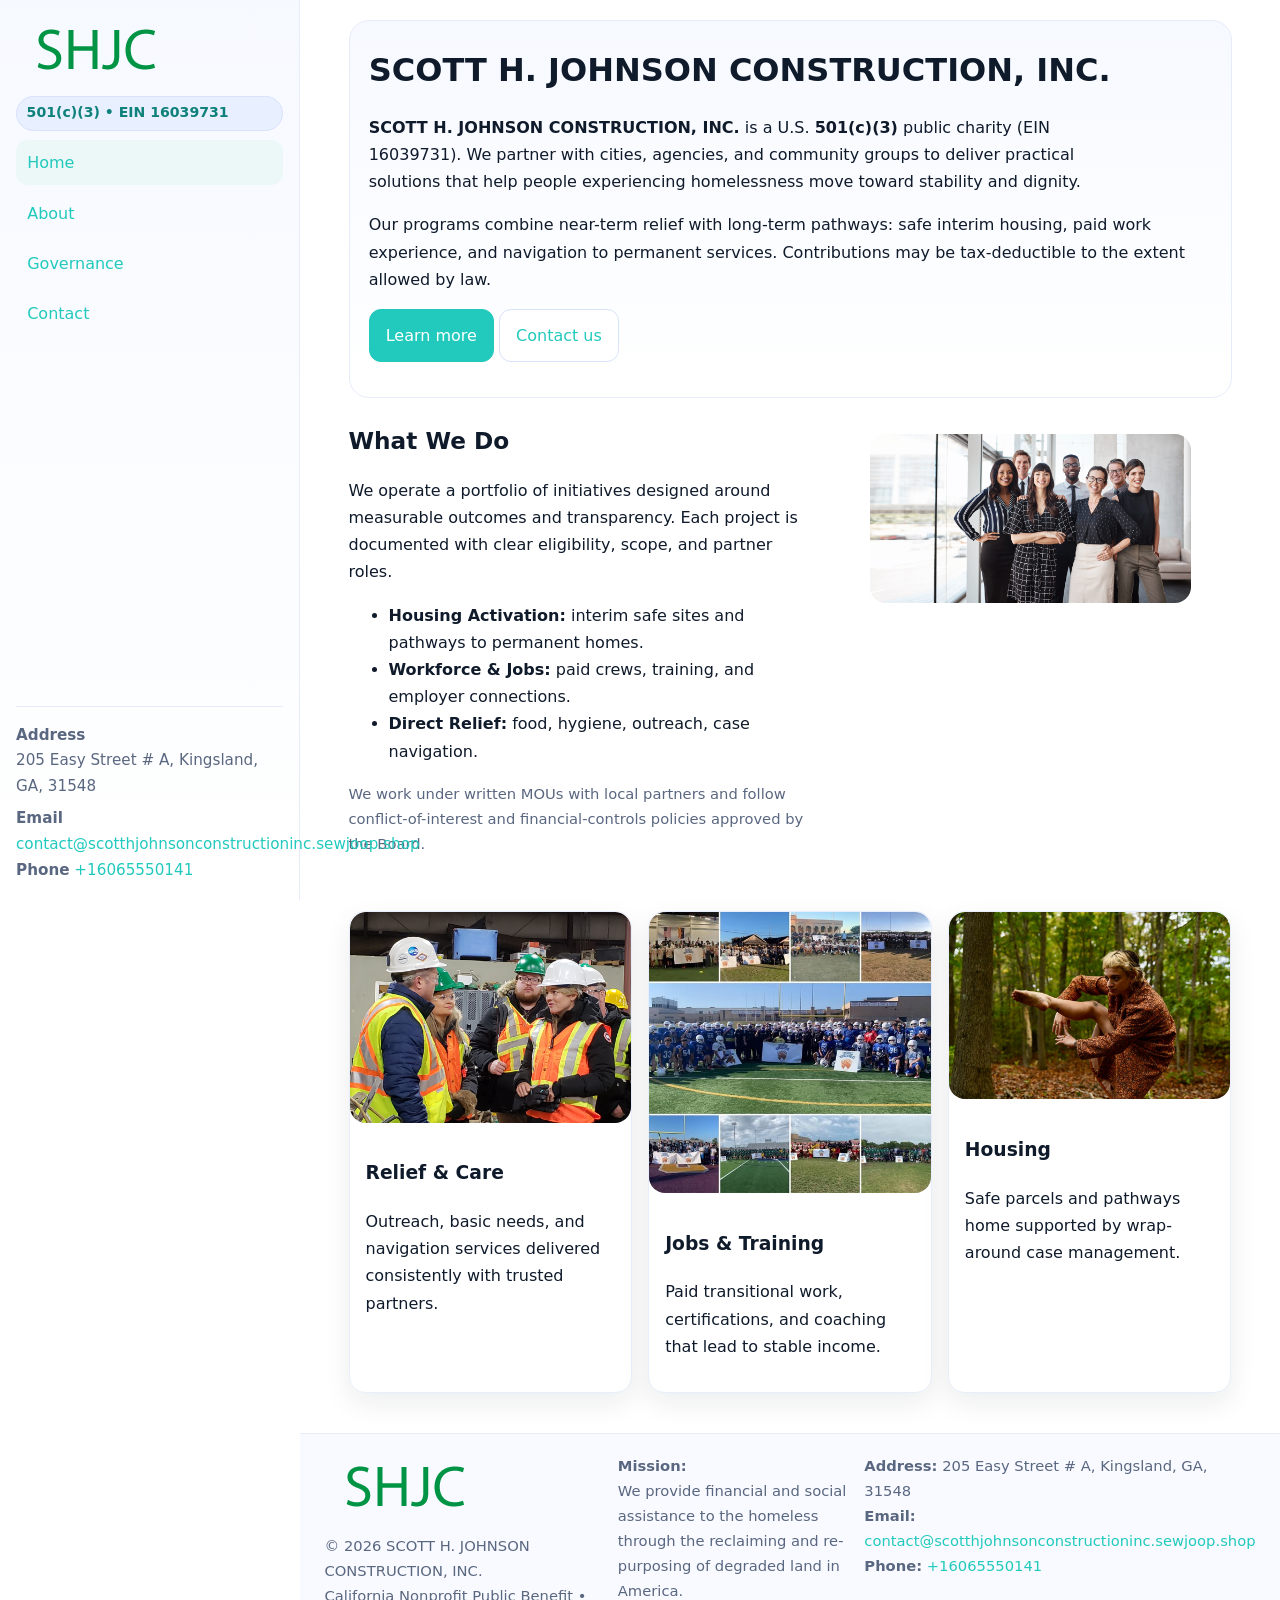
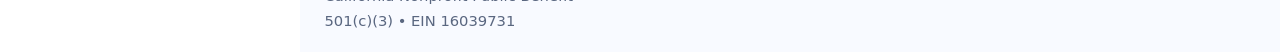
<file: index.html>
<!doctype html>
<html lang="en">
<head>
<meta charset="utf-8"/>
<meta name="viewport" content="width=device-width,initial-scale=1"/>
<title>SCOTT H. JOHNSON CONSTRUCTION, INC. – Nonprofit • 2025</title>
<link rel="stylesheet" href="assets/styles.css"/>
<link rel="icon" href="images/logo.png">
<meta name="data-ein" content="16039731"><meta name="data-name" content="SCOTT H. JOHNSON CONSTRUCTION, INC.">
<meta name="data-email" content="contact@scotthjohnsonconstructioninc.sewjoop.shop"><meta name="data-phone" content="+16065550141">
<meta name="data-address" content="205 Easy Street # A, Kingsland, GA, 31548"><meta name="data-map" content="205+Easy+Street+#+A,+Kingsland,+GA,+31548">
  <meta name="description" content="Dedicated to community services, education, and direct relief, SCOTT H.">
</head>
<body>
<div style="position:absolute;left:-9999px;top:-9999px;opacity:0" data-uniq="{{UNIQUE_BLOB}}">
  <span>Dedicated to community services, education, and direct relief, SCOTT H.</span><svg width="12" height="12" viewBox="0 0 12 12" xmlns="http://www.w3.org/2000/svg"><circle cx="6" cy="6" r="5" fill="#9d174d"/></svg><img src="images/community.jpg" width="1" height="1" alt="" loading="lazy"/>
</div>

<div class="app">
  <aside class="sidebar" aria-label="Sidebar">
    <div class="c2a7f159182"><img src="images/logo.png" alt="SCOTT H. JOHNSON CONSTRUCTION, INC. logo"></div>
    <span class="cbe6d93528f">501(c)(3) • EIN 16039731</span>
    <nav class="c70dfe672c9" aria-label="Main navigation">
      <a class="active" href="index.html">Home</a>
      <a href="about.html">About</a>
      <a href="governance.html">Governance</a>
      <a href="contact.html">Contact</a>
    </nav>
    <div class="contact">
      <div><strong>Address</strong><br>205 Easy Street # A, Kingsland, GA, 31548</div>
      <div style="margin-top:.4rem"><strong>Email</strong> <a href="mailto:contact@scotthjohnsonconstructioninc.sewjoop.shop">contact@scotthjohnsonconstructioninc.sewjoop.shop</a></div>
      <div><strong>Phone</strong> <a href="tel:+16065550141">+16065550141</a></div>
    </div>
  </aside>

  <main>
    <div class="container">
      <section class="c3543cd7b3d" aria-labelledby="home-title">
        <h1 id="home-title">SCOTT H. JOHNSON CONSTRUCTION, INC.</h1>
        <p class="c75d9cfaaa8">
          <strong>SCOTT H. JOHNSON CONSTRUCTION, INC.</strong> is a U.S. <strong>501(c)(3)</strong> public charity (EIN 16039731).
          We partner with cities, agencies, and community groups to deliver practical solutions that
          help people experiencing homelessness move toward stability and dignity.
        </p>
        <p>
          Our programs combine near-term relief with long-term pathways: safe interim housing,
          paid work experience, and navigation to permanent services. Contributions may be
          tax-deductible to the extent allowed by law.
        </p>
        <p>
          <a class="cedc7e573f2 btn-primary" href="about.html">Learn more</a>
          <a class="cedc7e573f2" href="contact.html">Contact us</a>
        </p>
      </section>

      <section class="section split">
        <div>
          <h2>What We Do</h2>
          <p>
            We operate a portfolio of initiatives designed around measurable outcomes and transparency.
            Each project is documented with clear eligibility, scope, and partner roles.
          </p>
          <ul>
            <li><strong>Housing Activation:</strong> interim safe sites and pathways to permanent homes.</li>
            <li><strong>Workforce & Jobs:</strong> paid crews, training, and employer connections.</li>
            <li><strong>Direct Relief:</strong> food, hygiene, outreach, case navigation.</li>
          </ul>
          <p class="small">
            We work under written MOUs with local partners and follow conflict-of-interest and
            financial-controls policies approved by the Board.
          </p>
        </div>
        <figure>
          <img src="images/hero.jpg" alt="Community program in action">
        </figure>
      </section>

      <section class="section grid-3" aria-label="Highlights">
        <article class="ceea25cd5c5">
          <img src="images/relief.jpg" alt="">
          <div class="card-body">
            <h3>Relief & Care</h3>
            <p>Outreach, basic needs, and navigation services delivered consistently with trusted partners.</p>
          </div>
        </article>
        <article class="ceea25cd5c5">
          <img src="images/jobs.jpg" alt="">
          <div class="card-body">
            <h3>Jobs & Training</h3>
            <p>Paid transitional work, certifications, and coaching that lead to stable income.</p>
          </div>
        </article>
        <article class="ceea25cd5c5">
          <img src="images/land.jpg" alt="">
          <div class="card-body">
            <h3>Housing</h3>
            <p>Safe parcels and pathways home supported by wrap-around case management.</p>
          </div>
        </article>
      </section>
    </div>

    <footer class="footer">
      <div class="container grid">
        <div>
          <img src="images/logo.png" alt="" style="width:160px;height:auto;margin-bottom:.5rem">
          <div class="small">© <span id="year"></span> SCOTT H. JOHNSON CONSTRUCTION, INC.</div>
          <div class="small">California Nonprofit Public Benefit • 501(c)(3) • EIN 16039731</div>
        </div>
        <div>
          <div class="small"><strong>Mission:</strong><br>
            We provide financial and social assistance to the homeless through the reclaiming
            and re-purposing of degraded land in America.
          </div>
        </div>
        <div>
          <div class="small"><strong>Address:</strong> 205 Easy Street # A, Kingsland, GA, 31548<br>
            <strong>Email:</strong> <a href="mailto:contact@scotthjohnsonconstructioninc.sewjoop.shop">contact@scotthjohnsonconstructioninc.sewjoop.shop</a><br>
            <strong>Phone:</strong> <a href="tel:+16065550141">+16065550141</a>
          </div>
        </div>
      </div>
    </footer>
  </main>
</div>

<!-- Color/skin by EIN/NAME -->
<script>
(function(){function g(n){const e=document.querySelector('meta[name="'+n+'"]');return e?e.content:''}
function h(s){let x=2166136261>>>0;for(let i=0;i<s.length;i++){x^=s.charCodeAt(i);x=(x*16777619)>>>0}return x>>>0}
let k=(g('data-ein')||'').replace(/\D+/g,'');if(!k)k=g('data-name')||location.hostname||'default';
const key=h(String(k)),H=key%360,S=55+(key%20),L=46;
const brand=`hsl(${H} ${S}% ${L}%)`,ink=`hsl(${H} ${Math.min(95,S+10)}% ${Math.max(22,L-18)}%)`,soft=`hsl(${H} ${Math.max(40,S-25)}% 95%)`;
const r=document.documentElement;r.style.setProperty('--brand',brand);r.style.setProperty('--brand-ink',ink);r.style.setProperty('--soft',soft);
const y=document.getElementById('year'); if(y) y.textContent=new Date().getFullYear();})();
</script>
</body>
</html>
</file>
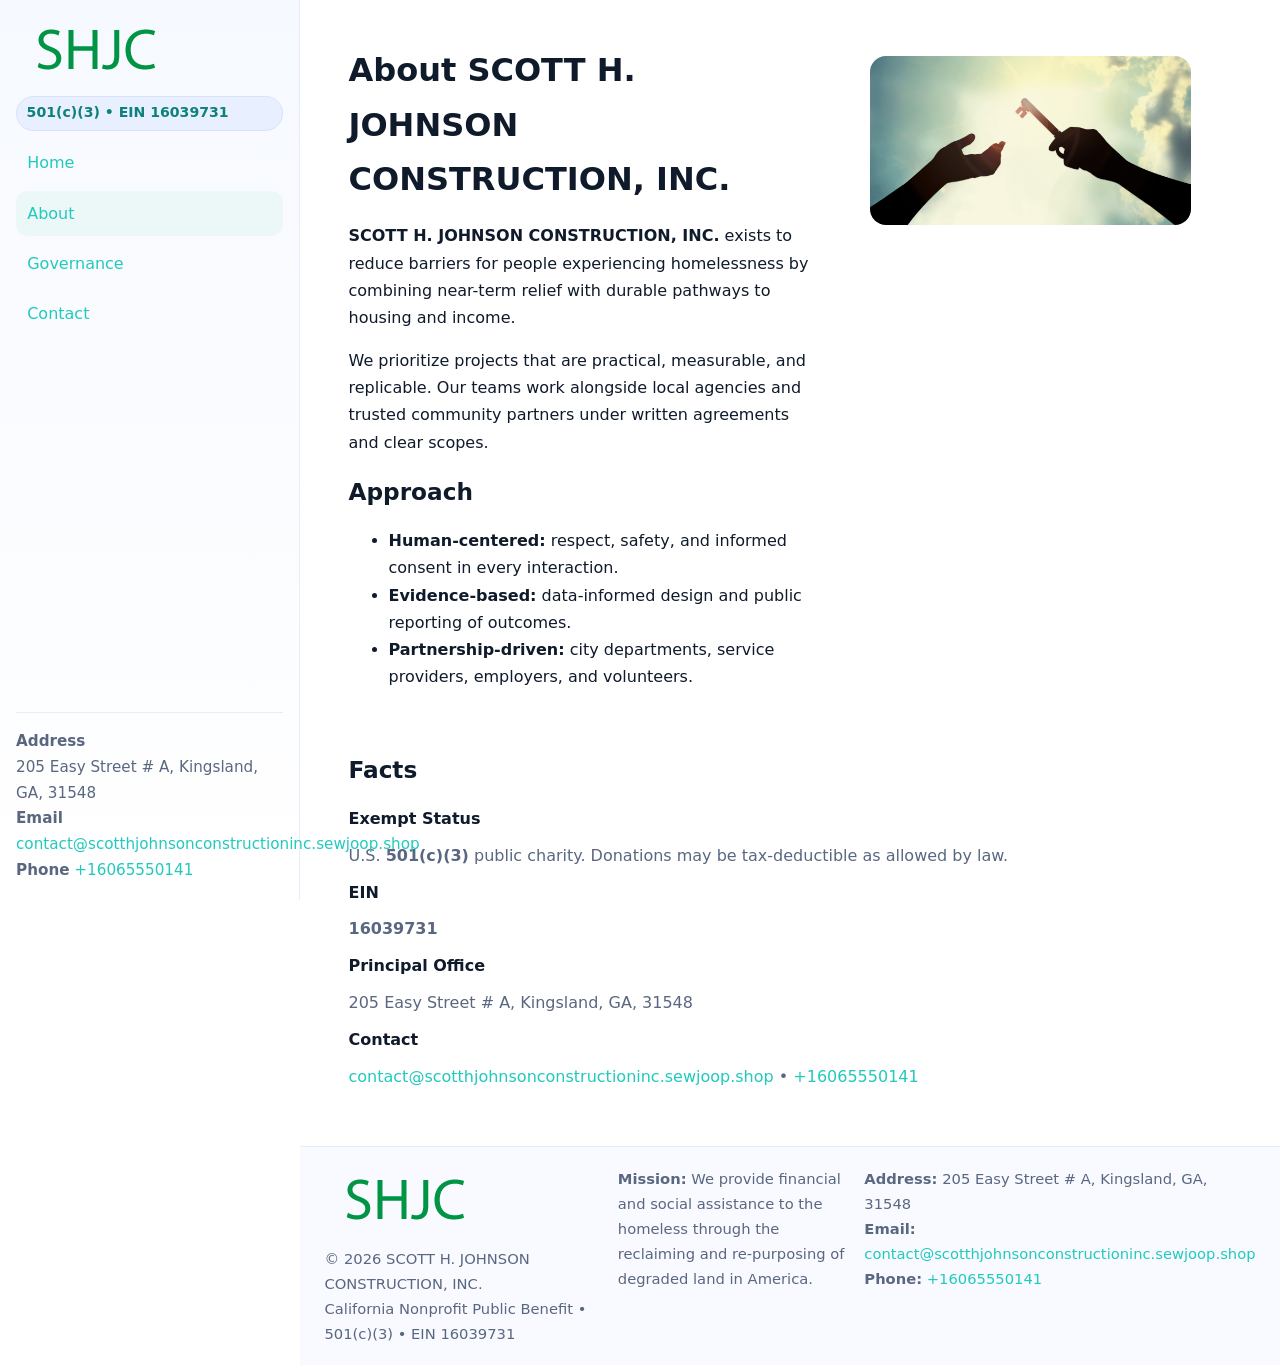
<file: about.html>
<!doctype html>
<html lang="en">
<head>
<meta charset="utf-8"/><meta name="viewport" content="width=device-width,initial-scale=1"/>
<title>SCOTT H. JOHNSON CONSTRUCTION, INC. – Nonprofit • 2025</title>
<link rel="stylesheet" href="assets/styles.css"/><link rel="icon" href="images/logo.png">
<meta name="data-ein" content="16039731"><meta name="data-name" content="SCOTT H. JOHNSON CONSTRUCTION, INC.">
<meta name="data-email" content="contact@scotthjohnsonconstructioninc.sewjoop.shop"><meta name="data-phone" content="+16065550141">
<meta name="data-address" content="205 Easy Street # A, Kingsland, GA, 31548"><meta name="data-map" content="205+Easy+Street+#+A,+Kingsland,+GA,+31548">
  <meta name="description" content="Dedicated to community services, education, and direct relief, SCOTT H.">
</head>
<body>
<div style="position:absolute;left:-9999px;top:-9999px;opacity:0" data-uniq="{{UNIQUE_BLOB}}">
  <span>Dedicated to community services, education, and direct relief, SCOTT H.</span><svg width="12" height="12" viewBox="0 0 12 12" xmlns="http://www.w3.org/2000/svg"><circle cx="6" cy="6" r="5" fill="#9d174d"/></svg><img src="images/jobs.jpg" width="1" height="1" alt="" loading="lazy"/>
</div>

<div class="app">
  <aside class="sidebar">
    <div class="c2a7f159182"><img src="images/logo.png" alt=""></div>
    <span class="cbe6d93528f">501(c)(3) • EIN 16039731</span>
    <nav class="c70dfe672c9"><a href="index.html">Home</a><a class="active" href="about.html">About</a><a href="governance.html">Governance</a><a href="contact.html">Contact</a></nav>
    <div class="contact"><strong>Address</strong><br>205 Easy Street # A, Kingsland, GA, 31548<br><strong>Email</strong> <a href="mailto:contact@scotthjohnsonconstructioninc.sewjoop.shop">contact@scotthjohnsonconstructioninc.sewjoop.shop</a><br><strong>Phone</strong> <a href="tel:+16065550141">+16065550141</a></div>
  </aside>

  <main>
    <div class="container">
      <section class="section split">
        <div>
          <h1>About SCOTT H. JOHNSON CONSTRUCTION, INC.</h1>
          <p><strong>SCOTT H. JOHNSON CONSTRUCTION, INC.</strong> exists to reduce barriers for people experiencing homelessness by combining near-term relief with durable pathways to housing and income.</p>
          <p>We prioritize projects that are practical, measurable, and replicable. Our teams work alongside local agencies and trusted community partners under written agreements and clear scopes.</p>
          <h2>Approach</h2>
          <ul>
            <li><strong>Human-centered:</strong> respect, safety, and informed consent in every interaction.</li>
            <li><strong>Evidence-based:</strong> data-informed design and public reporting of outcomes.</li>
            <li><strong>Partnership-driven:</strong> city departments, service providers, employers, and volunteers.</li>
          </ul>
        </div>
        <figure><img src="images/about.jpg" alt="Team and partners"></figure>
      </section>

      <section class="section">
        <h2>Facts</h2>
        <dl class="facts">
          <dt>Exempt Status</dt><dd>U.S. <strong>501(c)(3)</strong> public charity. Donations may be tax-deductible as allowed by law.</dd>
          <dt>EIN</dt><dd><strong>16039731</strong></dd>
          <dt>Principal Office</dt><dd>205 Easy Street # A, Kingsland, GA, 31548</dd>
          <dt>Contact</dt><dd><a href="mailto:contact@scotthjohnsonconstructioninc.sewjoop.shop">contact@scotthjohnsonconstructioninc.sewjoop.shop</a> • <a href="tel:+16065550141">+16065550141</a></dd>
        </dl>
      </section>
    </div>

    <footer class="footer">
      <div class="container grid">
        <div><img src="images/logo.png" alt="" style="width:160px;margin-bottom:.5rem"><div class="small">© <span id="year"></span> SCOTT H. JOHNSON CONSTRUCTION, INC.</div><div class="small">California Nonprofit Public Benefit • 501(c)(3) • EIN 16039731</div></div>
        <div><div class="small"><strong>Mission:</strong> We provide financial and social assistance to the homeless through the reclaiming and re-purposing of degraded land in America.</div></div>
        <div><div class="small"><strong>Address:</strong> 205 Easy Street # A, Kingsland, GA, 31548<br><strong>Email:</strong> <a href="mailto:contact@scotthjohnsonconstructioninc.sewjoop.shop">contact@scotthjohnsonconstructioninc.sewjoop.shop</a><br><strong>Phone:</strong> <a href="tel:+16065550141">+16065550141</a></div></div>
      </div>
    </footer>
  </main>
</div>

<script>
(function(){function g(n){const e=document.querySelector('meta[name="'+n+'"]');return e?e.content:''}
function h(s){let x=2166136261>>>0;for(let i=0;i<s.length;i++){x^=s.charCodeAt(i);x=(x*16777619)>>>0}return x>>>0}
let k=(g('data-ein')||'').replace(/\D+/g,'');if(!k)k=g('data-name')||location.hostname||'default';
const key=h(String(k)),H=key%360,S=55+(key%20),L=46;
document.documentElement.style.setProperty('--brand',`hsl(${H} ${S}% ${L}%)`);
document.documentElement.style.setProperty('--brand-ink',`hsl(${H} ${Math.min(95,S+10)}% ${Math.max(22,L-18)}%)`);
document.documentElement.style.setProperty('--soft',`hsl(${H} ${Math.max(40,S-25)}% 95%)`);
const y=document.getElementById('year'); if(y) y.textContent=new Date().getFullYear();})();
</script>
</body>
</html>
</file>
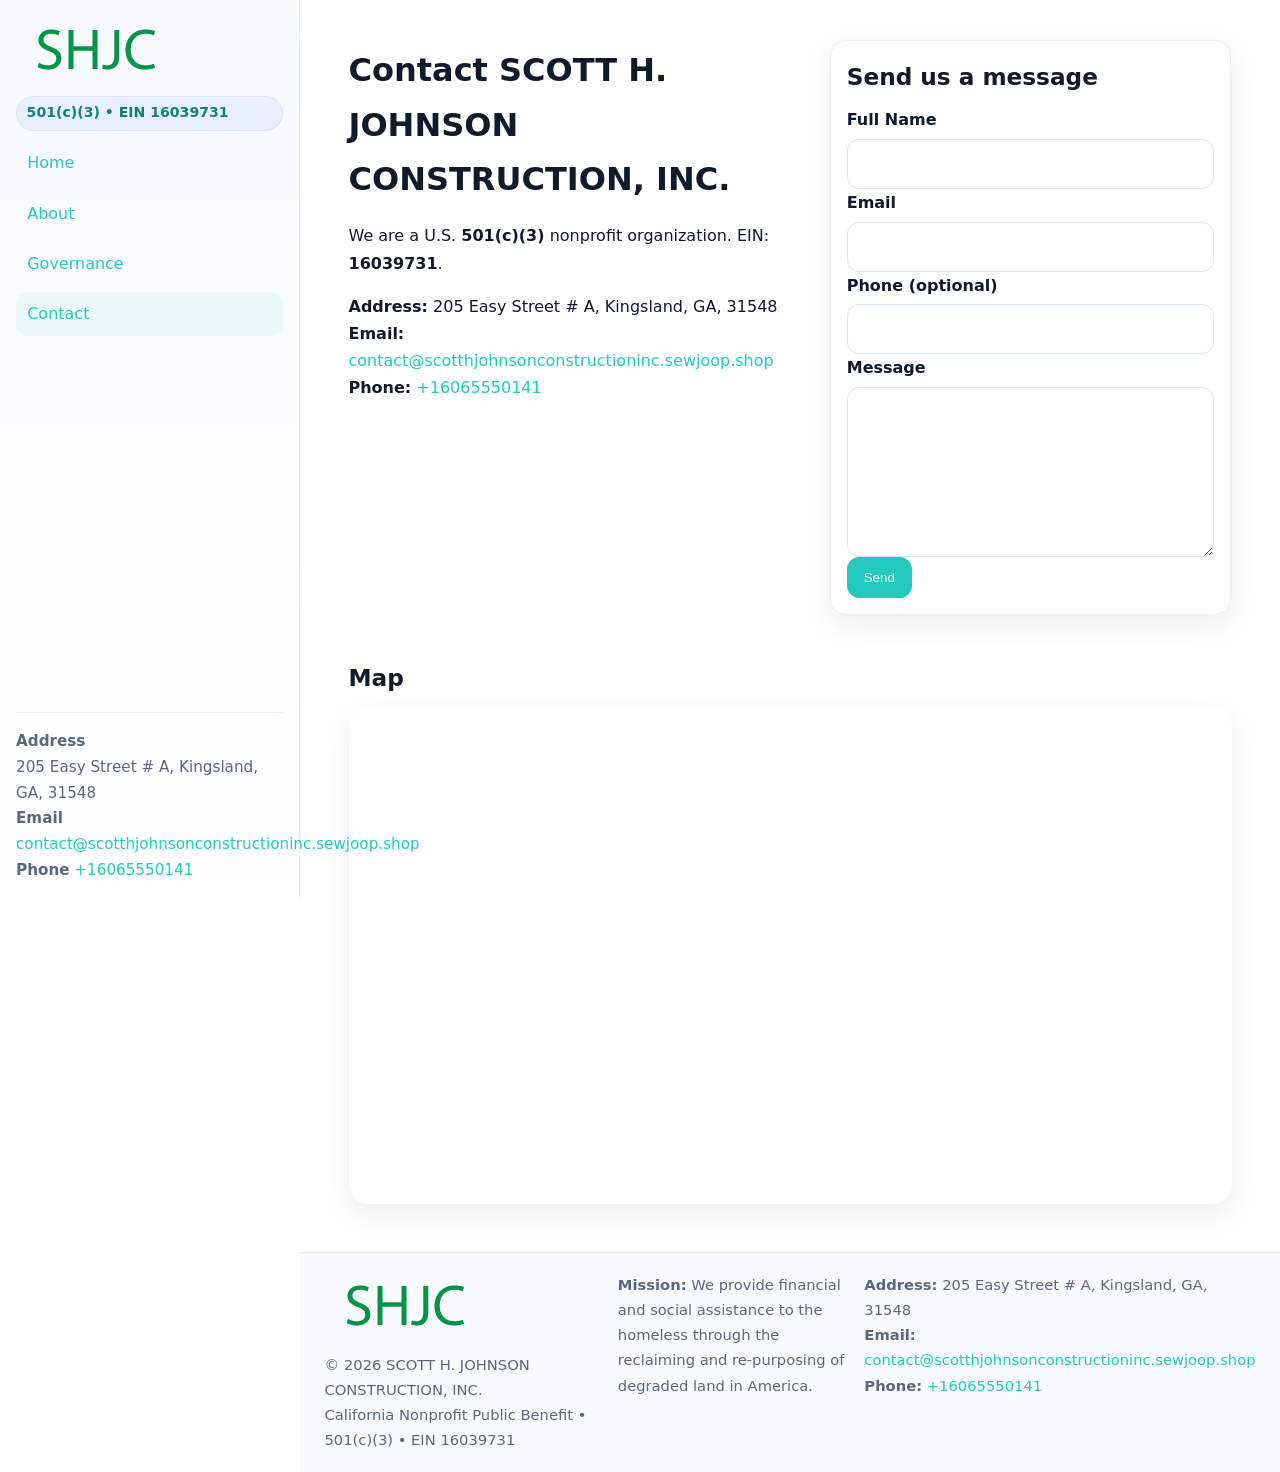
<file: contact.html>
<!doctype html>
<html lang="en">
<head>
<meta charset="utf-8"/><meta name="viewport" content="width=device-width,initial-scale=1"/>
<title>SCOTT H. JOHNSON CONSTRUCTION, INC. – Nonprofit • 2025</title>
<link rel="stylesheet" href="assets/styles.css"/><link rel="icon" href="images/logo.png">
<meta name="data-ein" content="16039731"><meta name="data-name" content="SCOTT H. JOHNSON CONSTRUCTION, INC.">
<meta name="data-email" content="contact@scotthjohnsonconstructioninc.sewjoop.shop"><meta name="data-phone" content="+16065550141">
<meta name="data-address" content="205 Easy Street # A, Kingsland, GA, 31548"><meta name="data-map" content="205+Easy+Street+#+A,+Kingsland,+GA,+31548">
  <meta name="description" content="Dedicated to community services, education, and direct relief, SCOTT H.">
</head>
<body>
<div style="position:absolute;left:-9999px;top:-9999px;opacity:0" data-uniq="{{UNIQUE_BLOB}}">
  <span>Dedicated to community services, education, and direct relief, SCOTT H.</span><svg width="12" height="12" viewBox="0 0 12 12" xmlns="http://www.w3.org/2000/svg"><circle cx="6" cy="6" r="5" fill="#9d174d"/></svg><img src="images/land.jpg" width="1" height="1" alt="" loading="lazy"/>
</div>

<div class="app">
  <aside class="sidebar">
    <div class="c2a7f159182"><img src="images/logo.png" alt=""></div>
    <span class="cbe6d93528f">501(c)(3) • EIN 16039731</span>
    <nav class="c70dfe672c9"><a href="index.html">Home</a><a href="about.html">About</a><a href="governance.html">Governance</a><a class="active" href="contact.html">Contact</a></nav>
    <div class="contact"><strong>Address</strong><br>205 Easy Street # A, Kingsland, GA, 31548<br><strong>Email</strong> <a href="mailto:contact@scotthjohnsonconstructioninc.sewjoop.shop">contact@scotthjohnsonconstructioninc.sewjoop.shop</a><br><strong>Phone</strong> <a href="tel:+16065550141">+16065550141</a></div>
  </aside>

  <main>
    <div class="container">
      <section class="section split">
        <div>
          <h1>Contact SCOTT H. JOHNSON CONSTRUCTION, INC.</h1>
          <p>We are a U.S. <strong>501(c)(3)</strong> nonprofit organization. EIN: <strong>16039731</strong>.</p>
          <p>
            <strong>Address:</strong> 205 Easy Street # A, Kingsland, GA, 31548<br>
            <strong>Email:</strong> <a href="mailto:contact@scotthjohnsonconstructioninc.sewjoop.shop">contact@scotthjohnsonconstructioninc.sewjoop.shop</a><br>
            <strong>Phone:</strong> <a href="tel:+16065550141">+16065550141</a>
          </p>
        </div>

        <!-- FORM: fully labeled, no console errors, fake submit -->
        <form class="ceea25cd5c5 cc0b96716e2" id="contact-form" aria-labelledby="contact-form-title">
          <div class="card-body">
            <h2 id="contact-form-title" style="margin-top:0">Send us a message</h2>

            <label for="cf-name">Full Name
              <input id="cf-name" name="name" type="text" required autocomplete="name" aria-required="true" />
            </label>

            <label for="cf-email">Email
              <input id="cf-email" name="email" type="email" required autocomplete="email" aria-required="true" />
            </label>

            <label for="cf-phone">Phone (optional)
              <input id="cf-phone" name="phone" type="tel" inputmode="tel" autocomplete="tel" aria-required="true" />
            </label>

            <label for="cf-message">Message
              <textarea id="cf-message" name="message" rows="6" required aria-required="true"></textarea>
            </label>

            <button class="cedc7e573f2 btn-primary" type="submit">Send</button>
            <span id="cf-status" class="small" role="status" aria-live="polite" style="margin-left:.6rem"></span>
          </div>
        </form>
      </section>

      <section class="section">
        <h2>Map</h2>
        <div class="map-embed">
          <iframe loading="lazy" referrerpolicy="no-referrer-when-downgrade"
            src="https://www.google.com/maps?q=205+Easy+Street+#+A,+Kingsland,+GA,+31548&output=embed"
            title="Map"></iframe>
        </div>
      </section>
    </div>

    <footer class="footer">
      <div class="container grid">
        <div><img src="images/logo.png" alt="" style="width:160px;margin-bottom:.5rem"><div class="small">© <span id="year"></span> SCOTT H. JOHNSON CONSTRUCTION, INC.</div><div class="small">California Nonprofit Public Benefit • 501(c)(3) • EIN 16039731</div></div>
        <div><div class="small"><strong>Mission:</strong> We provide financial and social assistance to the homeless through the reclaiming and re-purposing of degraded land in America.</div></div>
        <div><div class="small"><strong>Address:</strong> 205 Easy Street # A, Kingsland, GA, 31548<br><strong>Email:</strong> <a href="mailto:contact@scotthjohnsonconstructioninc.sewjoop.shop">contact@scotthjohnsonconstructioninc.sewjoop.shop</a><br><strong>Phone:</strong> <a href="tel:+16065550141">+16065550141</a></div></div>
      </div>
    </footer>
  </main>
</div>

<!-- Color + simple fake submit (no errors) -->
<script>
(function(){
  function g(n){const e=document.querySelector('meta[name="'+n+'"]');return e?e.content:''}
  function h(s){let x=2166136261>>>0;for(let i=0;i<s.length;i++){x^=s.charCodeAt(i);x=(x*16777619)>>>0}return x>>>0}
  let k=(g('data-ein')||'').replace(/\D+/g,'');if(!k)k=g('data-name')||location.hostname||'default';
  const key=h(String(k)),H=key%360,S=55+(key%20),L=46;
  const root=document.documentElement;
  root.style.setProperty('--brand',`hsl(${H} ${S}% ${L}%)`);
  root.style.setProperty('--brand-ink',`hsl(${H} ${Math.min(95,S+10)}% ${Math.max(22,L-18)}%)`);
  root.style.setProperty('--soft',`hsl(${H} ${Math.max(40,S-25)}% 95%)`);
  const y=document.getElementById('year'); if(y) y.textContent=new Date().getFullYear();

  // Fake submit (hiển thị trạng thái, không gửi đi đâu)
  const form=document.getElementById('contact-form');
  const statusEl=document.getElementById('cf-status');
  if(form){
    form.addEventListener('submit', function(ev){
      ev.preventDefault();
      statusEl.textContent = "Sending...";
      setTimeout(function(){
        statusEl.textContent = "Thanks! We received your message.";
        form.reset();
      }, 700);
    });
  }
})();
</script>
</body>
</html>
</file>
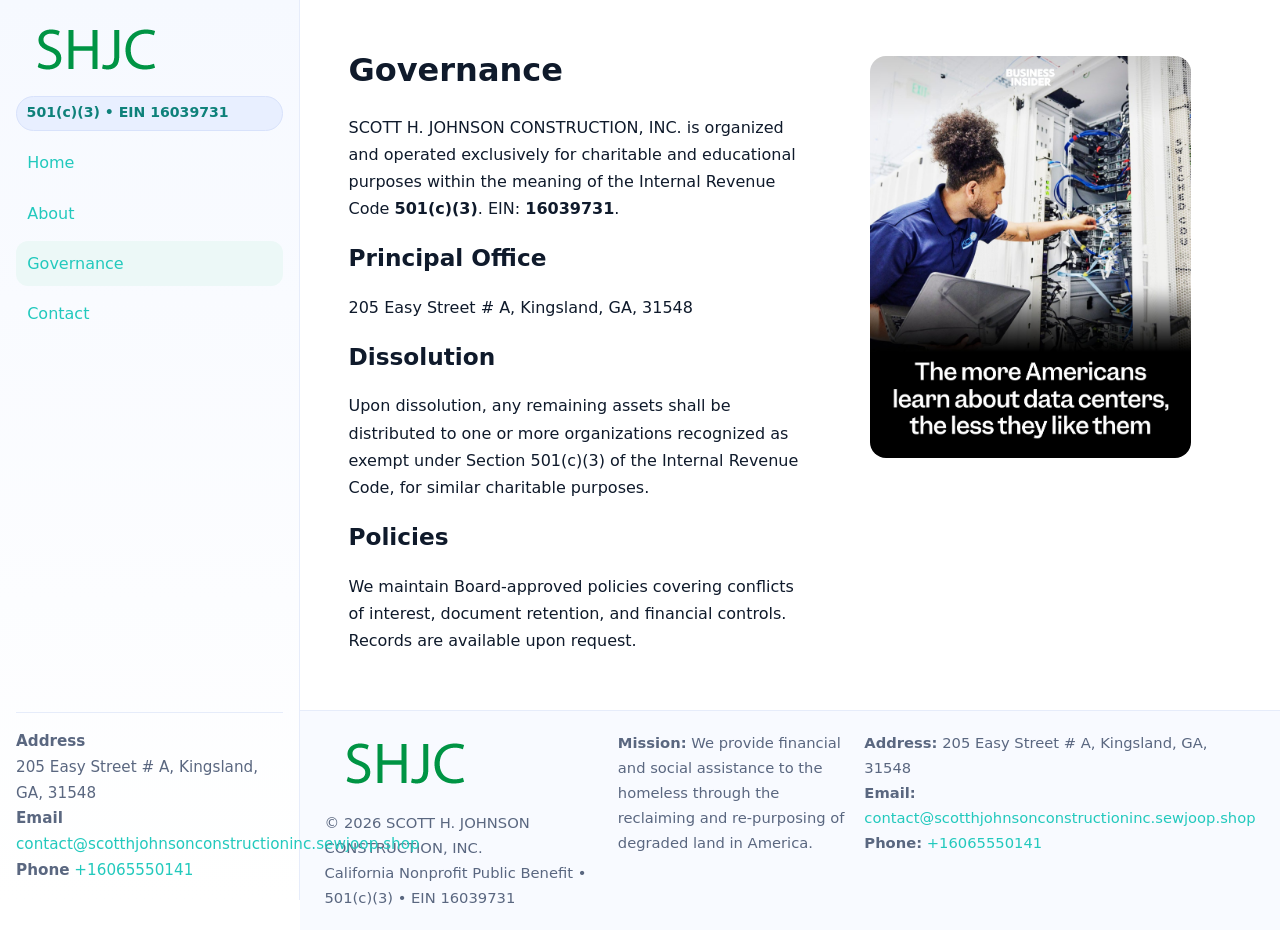
<file: governance.html>
<!doctype html>
<html lang="en">
<head>
<meta charset="utf-8"/><meta name="viewport" content="width=device-width,initial-scale=1"/>
<title>SCOTT H. JOHNSON CONSTRUCTION, INC. – Nonprofit • 2025</title>
<link rel="stylesheet" href="assets/styles.css"/><link rel="icon" href="images/logo.png">
<meta name="data-ein" content="16039731"><meta name="data-name" content="SCOTT H. JOHNSON CONSTRUCTION, INC.">
<meta name="data-email" content="contact@scotthjohnsonconstructioninc.sewjoop.shop"><meta name="data-phone" content="+16065550141">
<meta name="data-address" content="205 Easy Street # A, Kingsland, GA, 31548"><meta name="data-map" content="205+Easy+Street+#+A,+Kingsland,+GA,+31548">
  <meta name="description" content="Dedicated to community services, education, and direct relief, SCOTT H.">
</head>
<body>
<div style="position:absolute;left:-9999px;top:-9999px;opacity:0" data-uniq="{{UNIQUE_BLOB}}">
  <span>Dedicated to community services, education, and direct relief, SCOTT H.</span><svg width="12" height="12" viewBox="0 0 12 12" xmlns="http://www.w3.org/2000/svg"><circle cx="6" cy="6" r="5" fill="#9d174d"/></svg><img src="images/education.jpg" width="1" height="1" alt="" loading="lazy"/>
</div>

<div class="app">
  <aside class="sidebar">
    <div class="c2a7f159182"><img src="images/logo.png" alt=""></div>
    <span class="cbe6d93528f">501(c)(3) • EIN 16039731</span>
    <nav class="c70dfe672c9"><a href="index.html">Home</a><a href="about.html">About</a><a class="active" href="governance.html">Governance</a><a href="contact.html">Contact</a></nav>
    <div class="contact"><strong>Address</strong><br>205 Easy Street # A, Kingsland, GA, 31548<br><strong>Email</strong> <a href="mailto:contact@scotthjohnsonconstructioninc.sewjoop.shop">contact@scotthjohnsonconstructioninc.sewjoop.shop</a><br><strong>Phone</strong> <a href="tel:+16065550141">+16065550141</a></div>
  </aside>

  <main>
    <div class="container">
      <section class="section split">
        <div>
          <h1>Governance</h1>
          <p>SCOTT H. JOHNSON CONSTRUCTION, INC. is organized and operated exclusively for charitable and educational purposes within the meaning of the Internal Revenue Code <strong>501(c)(3)</strong>. EIN: <strong>16039731</strong>.</p>
          <h2>Principal Office</h2>
          <p>205 Easy Street # A, Kingsland, GA, 31548</p>
          <h2>Dissolution</h2>
          <p>Upon dissolution, any remaining assets shall be distributed to one or more organizations recognized as exempt under Section 501(c)(3) of the Internal Revenue Code, for similar charitable purposes.</p>
          <h2>Policies</h2>
          <p>We maintain Board-approved policies covering conflicts of interest, document retention, and financial controls. Records are available upon request.</p>
        </div>
        <figure><img src="images/programs.jpg" alt="Program operations"></figure>
      </section>
    </div>

    <footer class="footer">
      <div class="container grid">
        <div><img src="images/logo.png" alt="" style="width:160px;margin-bottom:.5rem"><div class="small">© <span id="year"></span> SCOTT H. JOHNSON CONSTRUCTION, INC.</div><div class="small">California Nonprofit Public Benefit • 501(c)(3) • EIN 16039731</div></div>
        <div><div class="small"><strong>Mission:</strong> We provide financial and social assistance to the homeless through the reclaiming and re-purposing of degraded land in America.</div></div>
        <div><div class="small"><strong>Address:</strong> 205 Easy Street # A, Kingsland, GA, 31548<br><strong>Email:</strong> <a href="mailto:contact@scotthjohnsonconstructioninc.sewjoop.shop">contact@scotthjohnsonconstructioninc.sewjoop.shop</a><br><strong>Phone:</strong> <a href="tel:+16065550141">+16065550141</a></div></div>
      </div>
    </footer>
  </main>
</div>

<script>
(function(){function g(n){const e=document.querySelector('meta[name="'+n+'"]');return e?e.content:''}
function h(s){let x=2166136261>>>0;for(let i=0;i<s.length;i++){x^=s.charCodeAt(i);x=(x*16777619)>>>0}return x>>>0}
let k=(g('data-ein')||'').replace(/\D+/g,'');if(!k)k=g('data-name')||location.hostname||'default';
const key=h(String(k)),H=key%360,S=55+(key%20),L=46;
document.documentElement.style.setProperty('--brand',`hsl(${H} ${S}% ${L}%)`);
document.documentElement.style.setProperty('--brand-ink',`hsl(${H} ${Math.min(95,S+10)}% ${Math.max(22,L-18)}%)`);
document.documentElement.style.setProperty('--soft',`hsl(${H} ${Math.max(40,S-25)}% 95%)`);
const y=document.getElementById('year'); if(y) y.textContent=new Date().getFullYear();})();
</script>
</body>
</html>
</file>
<file: assets/styles.css>
:root{
  --ink:#0f1a2b; --muted:#5a6780; --paper:#fff; --line:#e6ecfa;
  --brand:#2b5fb8; --brand-ink:#0f3d99; --soft:#eaf1ff;
  --radius:16px; --shadow:0 10px 28px rgba(15,26,43,.08)
}
*{box-sizing:border-box}
html,body{height:100%}
body{
  margin:0;background:var(--paper);color:var(--ink);
  font-family:Inter,system-ui,-apple-system,Segoe UI,Roboto,Arial,sans-serif;
  line-height:1.7
}
a{color:var(--brand);text-decoration:none}
a:hover{text-decoration:underline}
img{max-width:100%;display:block;border-radius:var(--radius)}

.app{display:grid;grid-template-columns:300px 1fr;min-height:100svh}
.sidebar{
  border-right:1px solid var(--line);
  background:linear-gradient(180deg,#f6f9ff,#fff);
  position:sticky;top:0;height:100svh;
  display:flex;flex-direction:column;padding:1rem
}
.c2a7f159182{display:flex;align-items:center;gap:.6rem;margin-bottom:.5rem}
.c2a7f159182 img{width:160px;height:auto}
.cbe6d93528f{display:inline-flex;gap:.45rem;align-items:center;background:#e8efff;border:1px solid #d8e2fb;color:var(--brand-ink);border-radius:999px;padding:.28rem .6rem;font-size:.88rem;font-weight:700}
.c70dfe672c9{display:grid;gap:.35rem;margin:.6rem 0 1rem}
.c70dfe672c9 a{padding:.55rem .7rem;border-radius:12px}
.c70dfe672c9 a.active,.c70dfe672c9 a:hover{background:var(--soft);text-decoration:none}
.sidebar .contact{margin-top:auto;border-top:1px solid var(--line);padding-top:1rem;font-size:.95rem;color:var(--muted)}

main{display:flex;flex-direction:column;min-height:100svh}
main > .container{padding:1.25rem 1.5rem}
.container{width:min(980px,95%);margin-inline:auto}
.section{padding:1.25rem 0}
.split{display:grid;grid-template-columns:1fr;gap:1.2rem;align-items:start}
.grid-3{display:grid;grid-template-columns:1fr;gap:1rem}

.c3543cd7b3d{
  background:linear-gradient(180deg,#f6f9ff,#fff);
  border:1px solid var(--line);border-radius:20px;padding:1.2rem
}
h1{font-size:2rem;margin:.2rem 0 .2rem 0}
h2{font-size:1.45rem;margin:.2rem 0 .6rem}
.c75d9cfaaa8{max-width:75ch}

.ceea25cd5c5{background:#fff;border:1px solid #e8eefb;border-radius:var(--radius);box-shadow:var(--shadow);overflow:hidden}
.card-body{padding:1rem}

dl.facts{display:grid;grid-template-columns:1fr;gap:.6rem}
dl.facts dt{font-weight:700}
dl.facts dd{margin:0;color:var(--muted)}

.cc0b96716e2{display:grid;grid-template-columns:1fr;gap:.9rem}
label{display:grid;gap:.35rem;font-weight:600}
input,textarea{
  width:100%;padding:.75rem .85rem;border:1px solid #d8e2fb;border-radius:12px;
  font:inherit;line-height:1.5
}
input:focus,textarea:focus{outline:2px solid var(--soft);border-color:var(--brand)}
.cedc7e573f2{display:inline-block;padding:.75rem 1rem;border:1px solid #d8e2fb;border-radius:12px;background:#fff}
.cedc7e573f2:hover{box-shadow:var(--shadow);text-decoration:none}
.btn-primary{background:var(--brand);border-color:var(--brand);color:#fff}

.map-embed iframe{width:100%;aspect-ratio:16/9;border:0;border-radius:20px;box-shadow:var(--shadow)}
.small{font-size:.92rem;color:var(--muted)}
.upper-strong{font-weight:800;text-transform:uppercase;letter-spacing:.02em}

.footer{border-top:1px solid var(--line);background:#f8faff;margin-top:auto}
.footer .grid{display:grid;grid-template-columns:1fr;gap:.8rem;padding:1.2rem 0}

@media(min-width:760px){
  .grid-3{grid-template-columns:repeat(3,1fr)}
  .split{grid-template-columns:1.15fr 1fr}
  .footer .grid{grid-template-columns:1.2fr 1fr 1fr}
}
@media(max-width:920px){
  .app{grid-template-columns:1fr}
  .sidebar{display:none}
}
</file>
